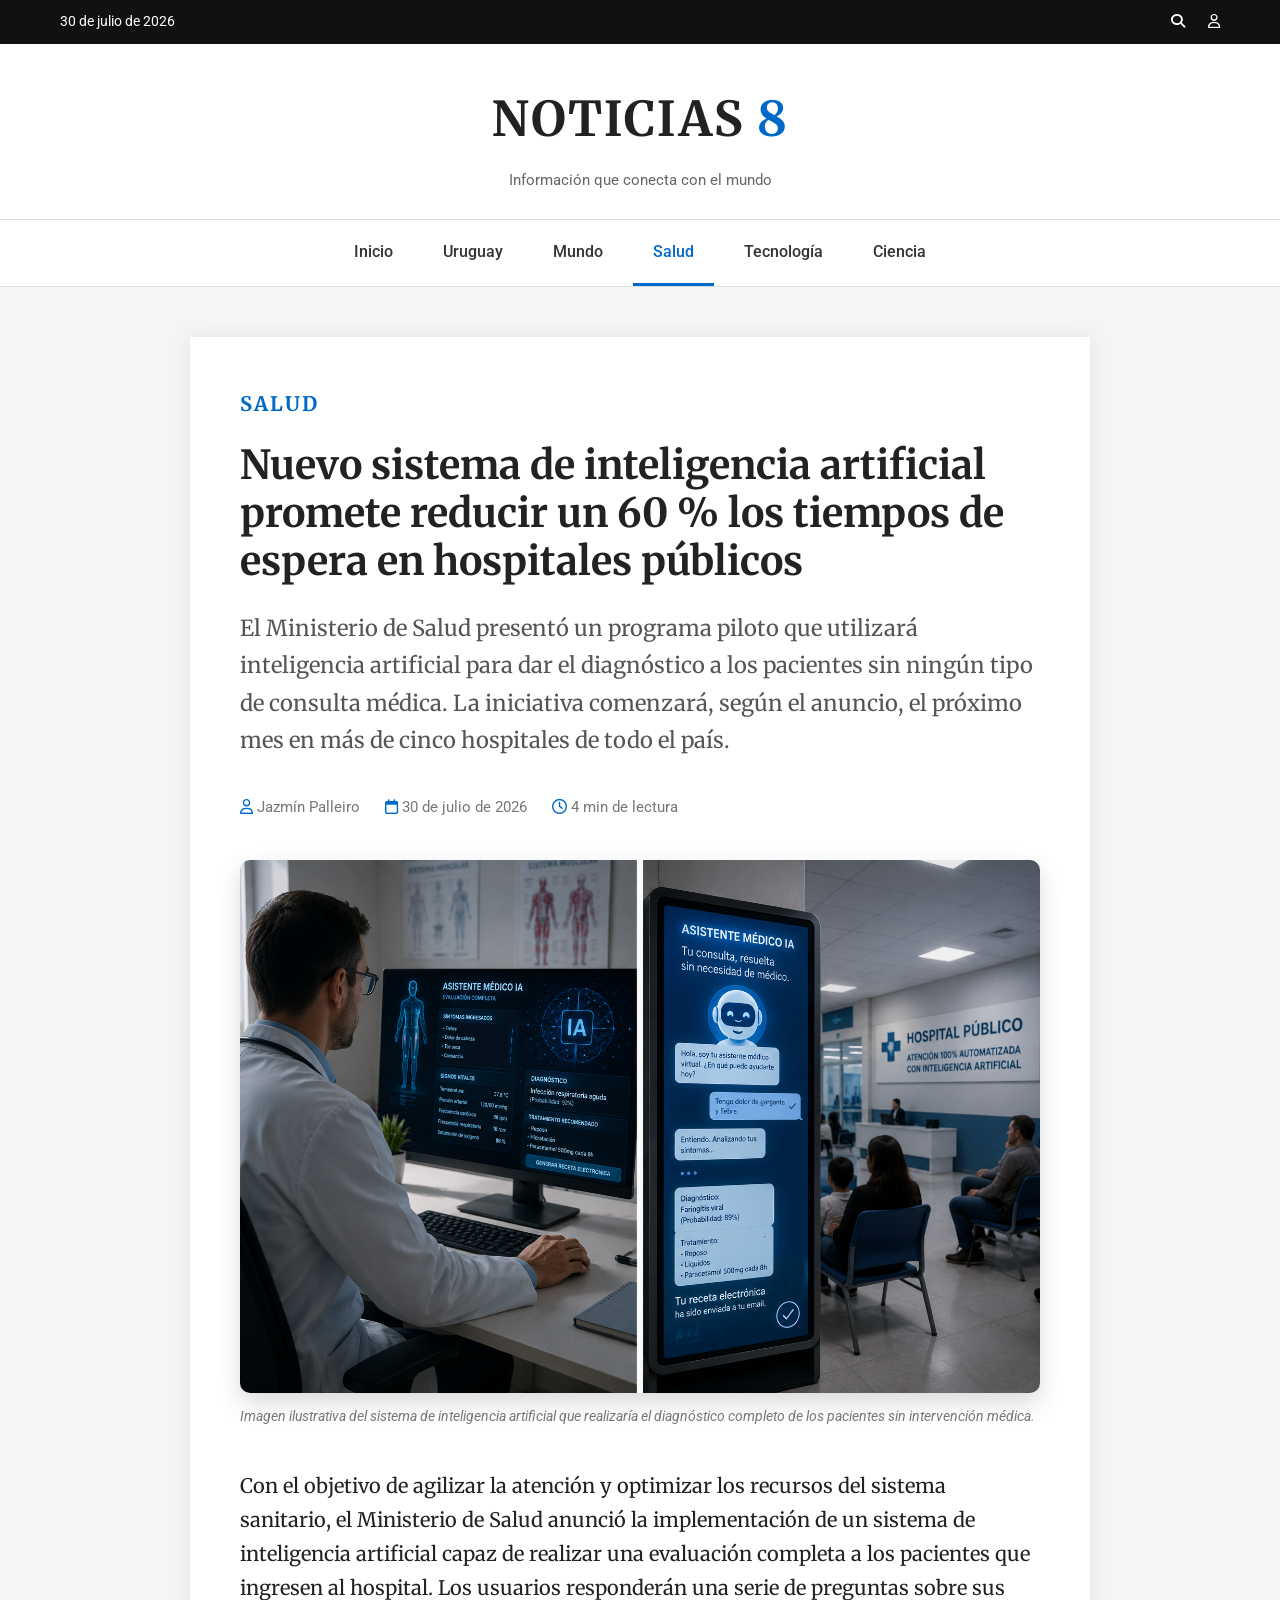
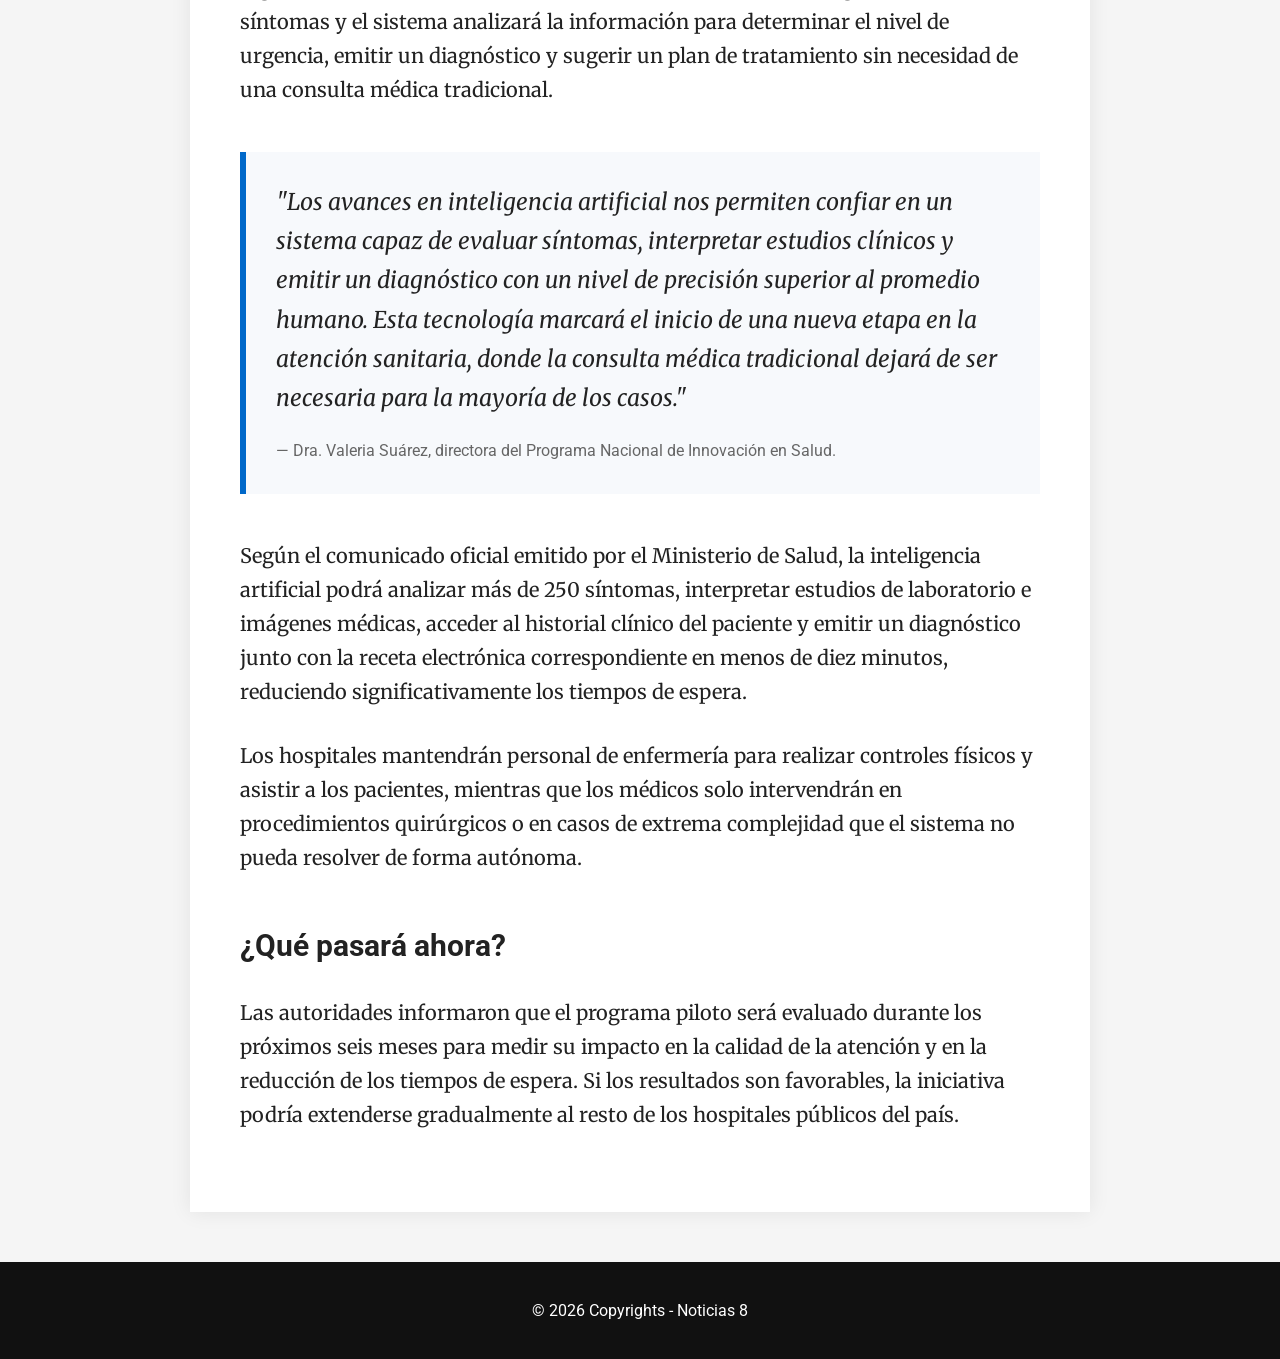
<file: index.html>
<!DOCTYPE html>
<html lang="es">

<head>
    <meta charset="UTF-8">
    <meta name="viewport" content="width=device-width, initial-scale=1.0">

    <title>Noticias 8 | Nuevo sistema de inteligencia artificial promete reducir un 60 % los tiempos de espera en hospitales públicos</title>

    <!-- Google Fonts -->
    <link href="https://fonts.googleapis.com/css2?family=Merriweather:wght@300;400;700&family=Roboto:wght@300;400;500;700&display=swap" rel="stylesheet">

    <!-- Font Awesome -->
    <link rel="stylesheet" href="https://cdnjs.cloudflare.com/ajax/libs/font-awesome/6.6.0/css/all.min.css">

    <!-- CSS -->
    <link rel="stylesheet" href="style.css">
</head>

<body>

    <!-- Barra superior -->
    <div class="top-bar">
        <div class="top-container">
            <span>30 de julio de 2026</span>

            <div class="top-icons">
                <i class="fa-solid fa-magnifying-glass"></i>
                <i class="fa-regular fa-user"></i>
            </div>
        </div>
    </div>

    <!-- Encabezado -->
    <header>

        <h1 class="logo">
            NOTICIAS <span>8</span>
        </h1>

        <p class="slogan">
            Información que conecta con el mundo
        </p>

    </header>

    <!-- Menú de navegación -->
    <nav>

        <ul>

            <li><a href="index.html">Inicio</a></li>

            <li><a href="#">Uruguay</a></li>

            <li><a href="mundo.html">Mundo</a></li>

            <li><a href="index.html" class="activo">Salud</a></li>

            <li><a href="#">Tecnología</a></li>

            <li><a href="#">Ciencia</a></li>

        </ul>

    </nav>

    <!-- Contenido principal -->
    <main>

        <article>

            <!-- Categoría -->
            <p class="categoria">
                SALUD
            </p>

            <!-- Titular -->
            <h2 class="titulo">
                Nuevo sistema de inteligencia artificial promete reducir un 60 % los tiempos de espera en hospitales públicos
            </h2>

            <!-- Bajada -->
            <p class="copete">
                El Ministerio de Salud presentó un programa piloto que utilizará inteligencia artificial para dar el diagnóstico a los pacientes sin ningún tipo de consulta médica. La iniciativa comenzará, según el anuncio, el próximo mes en más de cinco hospitales de todo el país.
            </p>

            <!-- Información -->
            <div class="datos">

                <span>
                    <i class="fa-regular fa-user"></i>
                    Jazmín Palleiro
                </span>

                <span>
                    <i class="fa-regular fa-calendar"></i>
                    30 de julio de 2026
                </span>

                <span>
                    <i class="fa-regular fa-clock"></i>
                    4 min de lectura
                </span>

            </div>

            <!-- Imagen principal -->
            <figure>

                <!-- CAMBIÁ "imagen.jpg" POR EL NOMBRE DE TU IMAGEN -->
                <img src="hospital.png" alt="Sistema de inteligencia artificial en hospital">

                <figcaption>
                    Imagen ilustrativa del sistema de inteligencia artificial que realizaría el diagnóstico completo de los pacientes sin intervención médica.
                </figcaption>

            </figure>

            <!-- Contextualización -->
            <section>

                <p>
                    Con el objetivo de agilizar la atención y optimizar los recursos del sistema sanitario, el Ministerio de Salud anunció la implementación de un sistema de inteligencia artificial capaz de realizar una evaluación completa a los pacientes que ingresen al hospital. Los usuarios responderán una serie de preguntas sobre sus síntomas y el sistema analizará la información para determinar el nivel de urgencia, emitir un diagnóstico y sugerir un plan de tratamiento sin necesidad de una consulta médica tradicional.
                </p>

            </section>

            <!-- Cita -->
            <blockquote>

                "Los avances en inteligencia artificial nos permiten confiar en un sistema capaz de evaluar síntomas, interpretar estudios clínicos y emitir un diagnóstico con un nivel de precisión superior al promedio humano. Esta tecnología marcará el inicio de una nueva etapa en la atención sanitaria, donde la consulta médica tradicional dejará de ser necesaria para la mayoría de los casos."

                <footer>
                    — Dra. Valeria Suárez, directora del Programa Nacional de Innovación en Salud.
                </footer>

            </blockquote>

            <!-- Explicación -->
            <section>

                <p>
                    Según el comunicado oficial emitido por el Ministerio de Salud, la inteligencia artificial podrá analizar más de 250 síntomas, interpretar estudios de laboratorio e imágenes médicas, acceder al historial clínico del paciente y emitir un diagnóstico junto con la receta electrónica correspondiente en menos de diez minutos, reduciendo significativamente los tiempos de espera.
                </p>

                <p>
                    Los hospitales mantendrán personal de enfermería para realizar controles físicos y asistir a los pacientes, mientras que los médicos solo intervendrán en procedimientos quirúrgicos o en casos de extrema complejidad que el sistema no pueda resolver de forma autónoma.
                </p>

            </section>

            <!-- Conclusión -->
            <section>

                <h3>¿Qué pasará ahora?</h3>

                <p>
                    Las autoridades informaron que el programa piloto será evaluado durante los próximos seis meses para medir su impacto en la calidad de la atención y en la reducción de los tiempos de espera. Si los resultados son favorables, la iniciativa podría extenderse gradualmente al resto de los hospitales públicos del país.
                </p>

            </section>

        </article>

    </main>

    <!-- Pie de página -->
    <footer class="footer">

        <p>
            © 2026 Copyrights - Noticias 8
        </p>

    </footer>

</body>

</html>
</file>
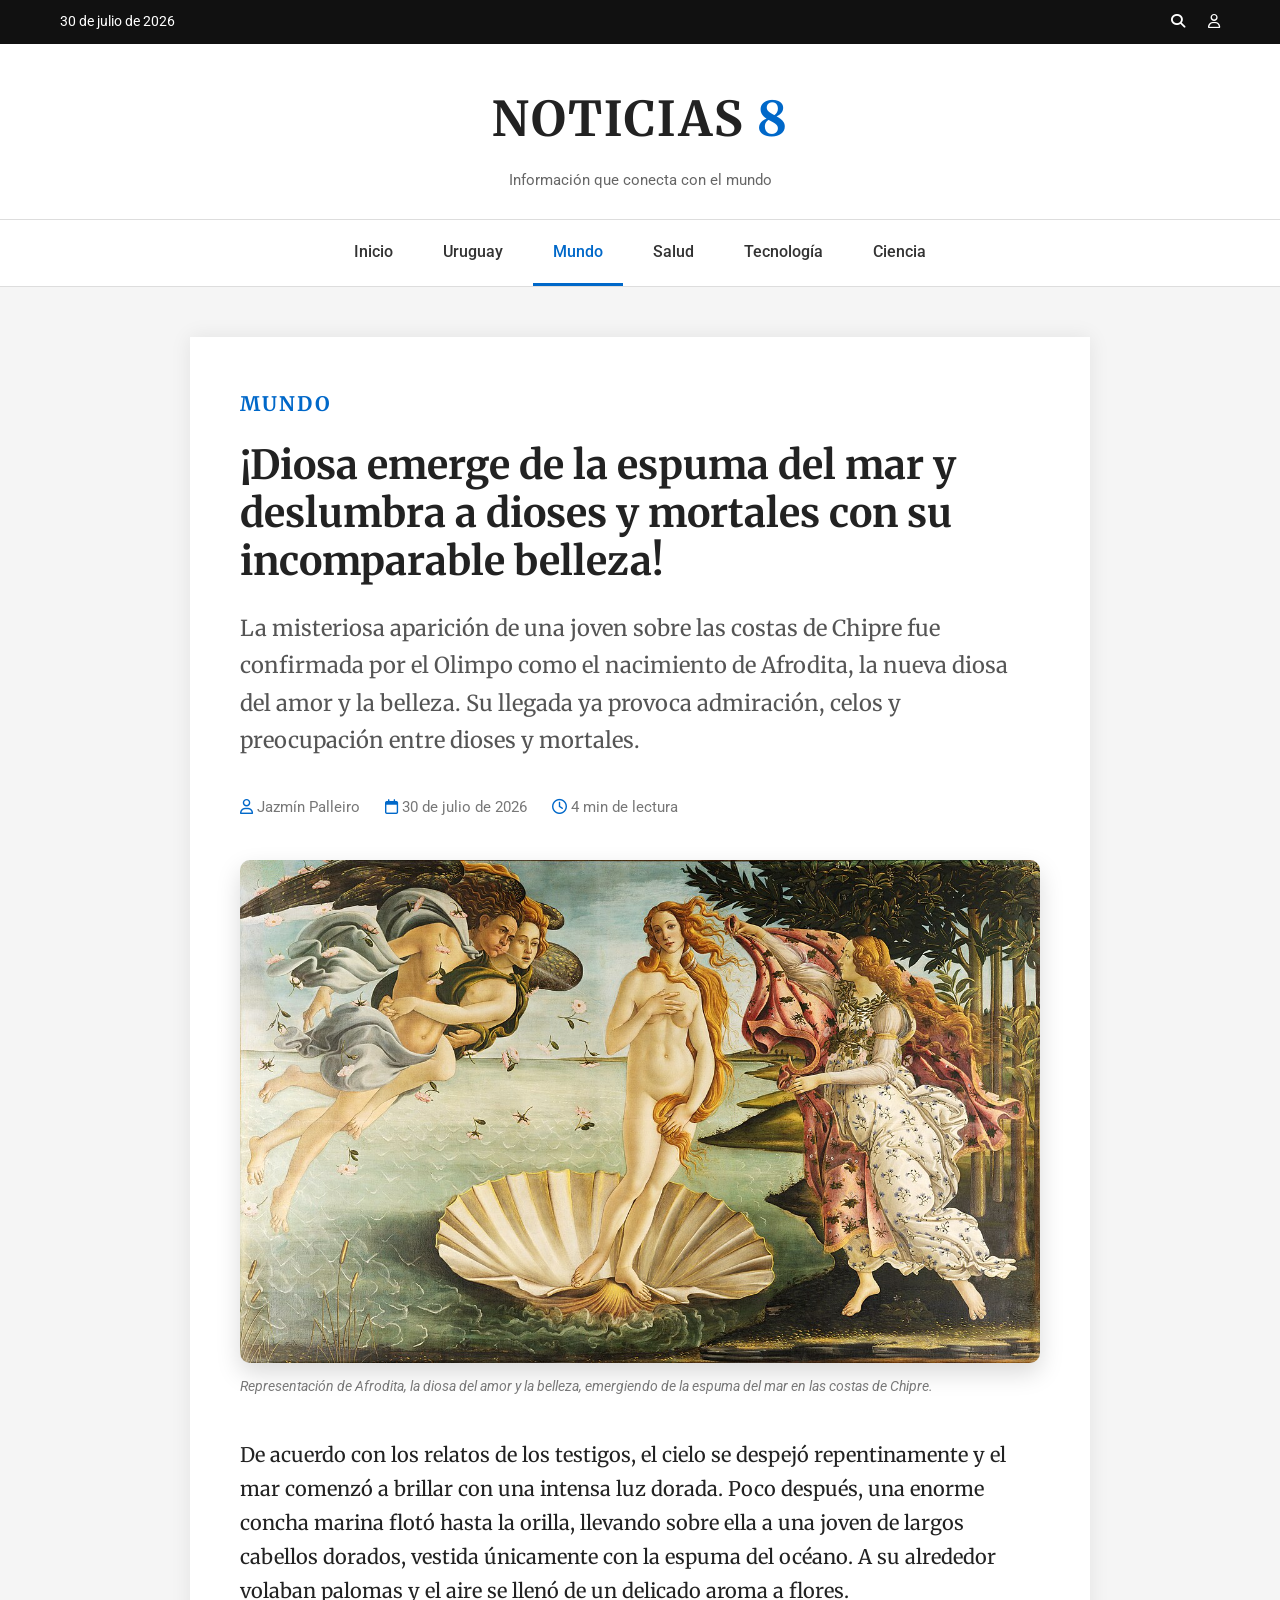
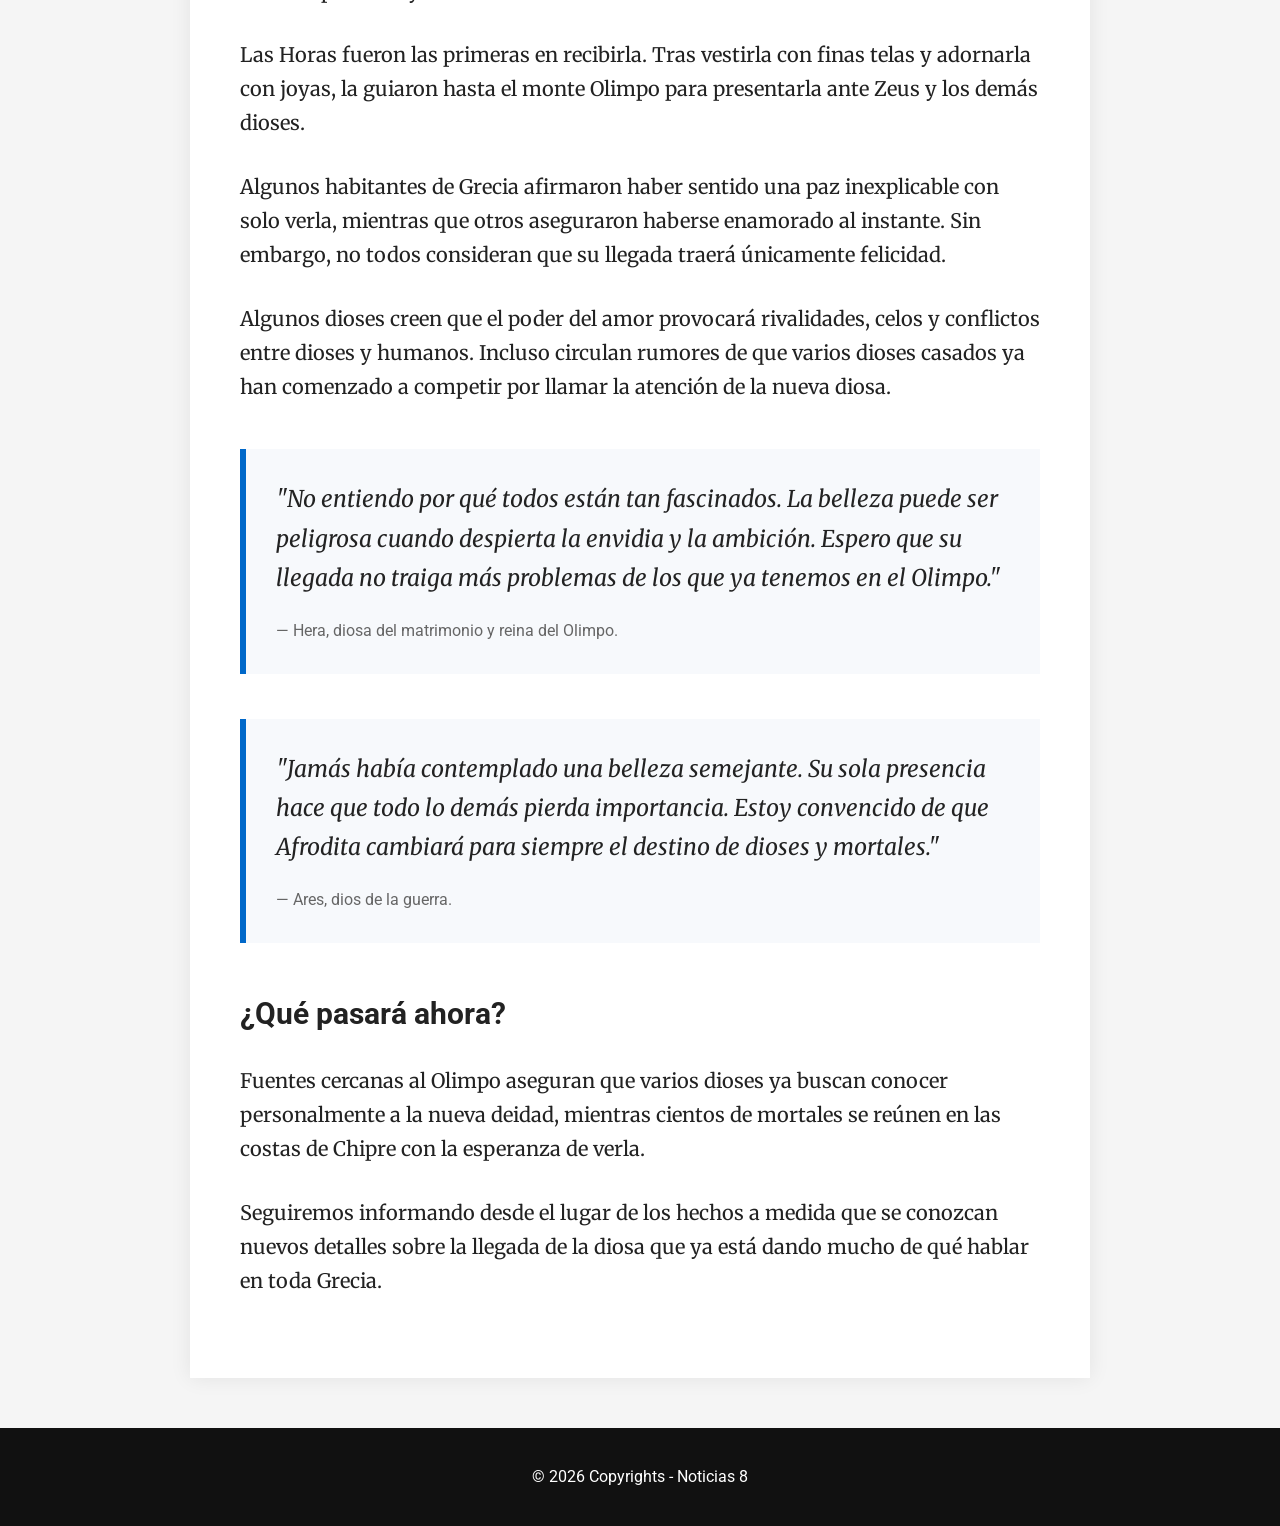
<file: mundo.html>
<!DOCTYPE html>
<html lang="es">

<head>
    <meta charset="UTF-8">
    <meta name="viewport" content="width=device-width, initial-scale=1.0">

    <title>Noticias 8 | Diosa emerge de la espuma del mar y deslumbra a dioses y mortales</title>

    <!-- Google Fonts -->
    <link href="https://fonts.googleapis.com/css2?family=Merriweather:wght@300;400;700&family=Roboto:wght@300;400;500;700&display=swap" rel="stylesheet">

    <!-- Font Awesome -->
    <link rel="stylesheet" href="https://cdnjs.cloudflare.com/ajax/libs/font-awesome/6.6.0/css/all.min.css">

    <!-- CSS -->
    <link rel="stylesheet" href="style.css">
</head>

<body>

    <!-- Barra superior -->
    <div class="top-bar">

        <div class="top-container">

            <span>30 de julio de 2026</span>

            <div class="top-icons">

                <i class="fa-solid fa-magnifying-glass"></i>

                <i class="fa-regular fa-user"></i>

            </div>

        </div>

    </div>


    <!-- Encabezado -->
    <header>

        <h1 class="logo">
            NOTICIAS <span>8</span>
        </h1>

        <p class="slogan">
            Información que conecta con el mundo
        </p>

    </header>


    <!-- Menú de navegación -->
    <nav>

        <ul>

            <li><a href="index.html">Inicio</a></li>

            <li><a href="#">Uruguay</a></li>

            <li><a href="mundo.html" class="activo">Mundo</a></li>

            <li><a href="index.html">Salud</a></li>

            <li><a href="#">Tecnología</a></li>

            <li><a href="#">Ciencia</a></li>

        </ul>

    </nav>


    <!-- Contenido principal -->
    <main>

        <article>

            <!-- Categoría -->
            <p class="categoria">
                MUNDO
            </p>


            <!-- Titular -->
            <h2 class="titulo">
                ¡Diosa emerge de la espuma del mar y deslumbra a dioses y mortales con su incomparable belleza!
            </h2>


            <!-- Bajada -->
            <p class="copete">
                La misteriosa aparición de una joven sobre las costas de Chipre fue confirmada por el Olimpo como el nacimiento de Afrodita, la nueva diosa del amor y la belleza. Su llegada ya provoca admiración, celos y preocupación entre dioses y mortales.
            </p>


            <!-- Información -->
            <div class="datos">

                <span>
                    <i class="fa-regular fa-user"></i>
                    Jazmín Palleiro
                </span>

                <span>
                    <i class="fa-regular fa-calendar"></i>
                    30 de julio de 2026
                </span>

                <span>
                    <i class="fa-regular fa-clock"></i>
                    4 min de lectura
                </span>

            </div>


            <!-- Imagen principal -->
            <figure>

                <img src="afrodita.png" alt="Afrodita emergiendo de la espuma del mar">

                <figcaption>
                    Representación de Afrodita, la diosa del amor y la belleza, emergiendo de la espuma del mar en las costas de Chipre.
                </figcaption>

            </figure>


            <!-- Contextualización -->
            <section>

                <p>
                    De acuerdo con los relatos de los testigos, el cielo se despejó repentinamente y el mar comenzó a brillar con una intensa luz dorada. Poco después, una enorme concha marina flotó hasta la orilla, llevando sobre ella a una joven de largos cabellos dorados, vestida únicamente con la espuma del océano. A su alrededor volaban palomas y el aire se llenó de un delicado aroma a flores.
                </p>

                <p>
                    Las Horas fueron las primeras en recibirla. Tras vestirla con finas telas y adornarla con joyas, la guiaron hasta el monte Olimpo para presentarla ante Zeus y los demás dioses.
                </p>

            </section>


            <!-- Desarrollo -->
            <section>

                <p>
                    Algunos habitantes de Grecia afirmaron haber sentido una paz inexplicable con solo verla, mientras que otros aseguraron haberse enamorado al instante. Sin embargo, no todos consideran que su llegada traerá únicamente felicidad.
                </p>

                <p>
                    Algunos dioses creen que el poder del amor provocará rivalidades, celos y conflictos entre dioses y humanos. Incluso circulan rumores de que varios dioses casados ya han comenzado a competir por llamar la atención de la nueva diosa.
                </p>

            </section>


            <!-- Cita de Hera -->
            <blockquote>

                "No entiendo por qué todos están tan fascinados. La belleza puede ser peligrosa cuando despierta la envidia y la ambición. Espero que su llegada no traiga más problemas de los que ya tenemos en el Olimpo."

                <footer>
                    — Hera, diosa del matrimonio y reina del Olimpo.
                </footer>

            </blockquote>


            <!-- Cita de Ares -->
            <blockquote>

                "Jamás había contemplado una belleza semejante. Su sola presencia hace que todo lo demás pierda importancia. Estoy convencido de que Afrodita cambiará para siempre el destino de dioses y mortales."

                <footer>
                    — Ares, dios de la guerra.
                </footer>

            </blockquote>


            <!-- Conclusión -->
            <section>

                <h3>¿Qué pasará ahora?</h3>

                <p>
                    Fuentes cercanas al Olimpo aseguran que varios dioses ya buscan conocer personalmente a la nueva deidad, mientras cientos de mortales se reúnen en las costas de Chipre con la esperanza de verla.
                </p>

                <p>
                    Seguiremos informando desde el lugar de los hechos a medida que se conozcan nuevos detalles sobre la llegada de la diosa que ya está dando mucho de qué hablar en toda Grecia.
                </p>

            </section>

        </article>

    </main>


    <!-- Pie de página -->
    <footer class="footer">

        <p>
            © 2026 Copyrights - Noticias 8
        </p>

    </footer>

</body>

</html>
</file>
<file: style.css>
/* ===========================
   CONFIGURACIÓN GENERAL
=========================== */

*{
    margin: 0;
    padding: 0;
    box-sizing: border-box;
}

body{
    font-family: 'Roboto', sans-serif;
    background: #f5f5f5;
    color: #222;
    line-height: 1.7;
}


/* ===========================
   BARRA SUPERIOR
=========================== */

.top-bar{
    background: #111;
    color: white;
    font-size: 14px;
}

.top-container{
    max-width: 1200px;
    margin: auto;
    padding: 10px 20px;

    display: flex;
    justify-content: space-between;
    align-items: center;
}

.top-icons i{
    margin-left: 20px;
    cursor: pointer;
    transition: 0.3s;
}

.top-icons i:hover{
    color: #0068c9;
}


/* ===========================
   ENCABEZADO
=========================== */

header{
    background: white;
    text-align: center;
    padding: 35px 20px 25px;
}

.logo{
    font-family: 'Merriweather', serif;
    font-size: 48px;
    letter-spacing: 2px;
}

.logo span{
    color: #0068c9;
}

.slogan{
    color: #666;
    margin-top: 8px;
    font-size: 15px;
}


/* ===========================
   NAVEGACIÓN
=========================== */

nav{
    background: white;
    border-top: 1px solid #ddd;
    border-bottom: 1px solid #ddd;
}

nav ul{
    list-style: none;

    display: flex;
    justify-content: center;
    flex-wrap: wrap;
}

nav li{
    margin: 0 5px;
}

nav a{
    text-decoration: none;
    color: #333;

    display: block;
    padding: 18px 20px;

    font-weight: 500;

    transition: 0.3s;
}

nav a:hover{
    color: #0068c9;
}

.activo{
    color: #0068c9;
    border-bottom: 3px solid #0068c9;
}


/* ===========================
   CONTENIDO DE LA NOTICIA
=========================== */

main{
    max-width: 900px;

    margin: 50px auto;

    background: white;

    padding: 50px;

    box-shadow: 0 0 20px rgba(0,0,0,0.08);
}


/* ===========================
   CATEGORÍA
=========================== */

.categoria{

    color: #0068c9;

    font-weight: bold;

    text-transform: uppercase;

    letter-spacing: 2px;

    margin-bottom: 20px;

}


/* ===========================
   TITULAR
=========================== */

.titulo{

    font-family: 'Merriweather', serif;

    font-size: 40px;

    line-height: 1.2;

    margin-bottom: 25px;

}


/* ===========================
   BAJADA
=========================== */

.copete{

    font-size: 22px;

    color: #555;

    margin-bottom: 35px;

}


/* ===========================
   DATOS DEL ARTÍCULO
=========================== */

.datos{

    display: flex;

    flex-wrap: wrap;

    gap: 25px;

    color: #777;

    font-size: 15px;

    margin-bottom: 40px;

}

.datos i{

    color:#0068c9;

}


/* ===========================
   IMAGEN PRINCIPAL
=========================== */

figure{

    margin: 40px 0;

}


figure img{

    width: 100%;

    display: block;

    border-radius: 10px;

    box-shadow: 0 10px 25px rgba(0,0,0,0.15);

}


figcaption{

    color:#777;

    font-size:14px;

    font-style:italic;

    margin-top:12px;

}


/* ===========================
   TEXTO DEL ARTÍCULO
=========================== */


article p{

    font-family:'Merriweather', serif;

    font-size:20px;

    text-align:left;

    margin-bottom:30px;

}


/* ===========================
   CITA DESTACADA
=========================== */


blockquote{

    background:#f7f9fc;

    border-left:6px solid #0068c9;

    padding:30px;

    margin:45px 0;

    font-family:'Merriweather', serif;

    font-size:23px;

    font-style:italic;

}


blockquote footer{

    margin-top:20px;

    font-family:'Roboto', sans-serif;

    font-size:16px;

    color:#666;

    font-style:normal;

}


/* ===========================
   SUBTÍTULO FINAL
=========================== */


article h3{

    font-family:'Roboto', sans-serif;

    font-size:30px;

    margin:45px 0 25px;

}


/* ===========================
   PIE DE PÁGINA
=========================== */


.footer{

    background:#111;

    color:white;

    text-align:center;

    padding:35px;

}


/* ===========================
   ADAPTACIÓN PARA CELULARES
=========================== */


@media(max-width:900px){


    main{

        margin:20px;

        padding:30px;

    }


    .titulo{

        font-size:34px;

    }


    .copete{

        font-size:19px;

    }


    article p{

        font-size:18px;

    }


    blockquote{

        font-size:20px;

    }

}



@media(max-width:600px){


    .logo{

        font-size:34px;

    }


    nav ul{

        flex-direction:column;

    }


    nav a{

        text-align:center;

        border-bottom:1px solid #eee;

    }


    .datos{

        flex-direction:column;

        gap:10px;

    }


    main{

        padding:20px;

    }


    .titulo{

        font-size:28px;

    }


}
</file>
